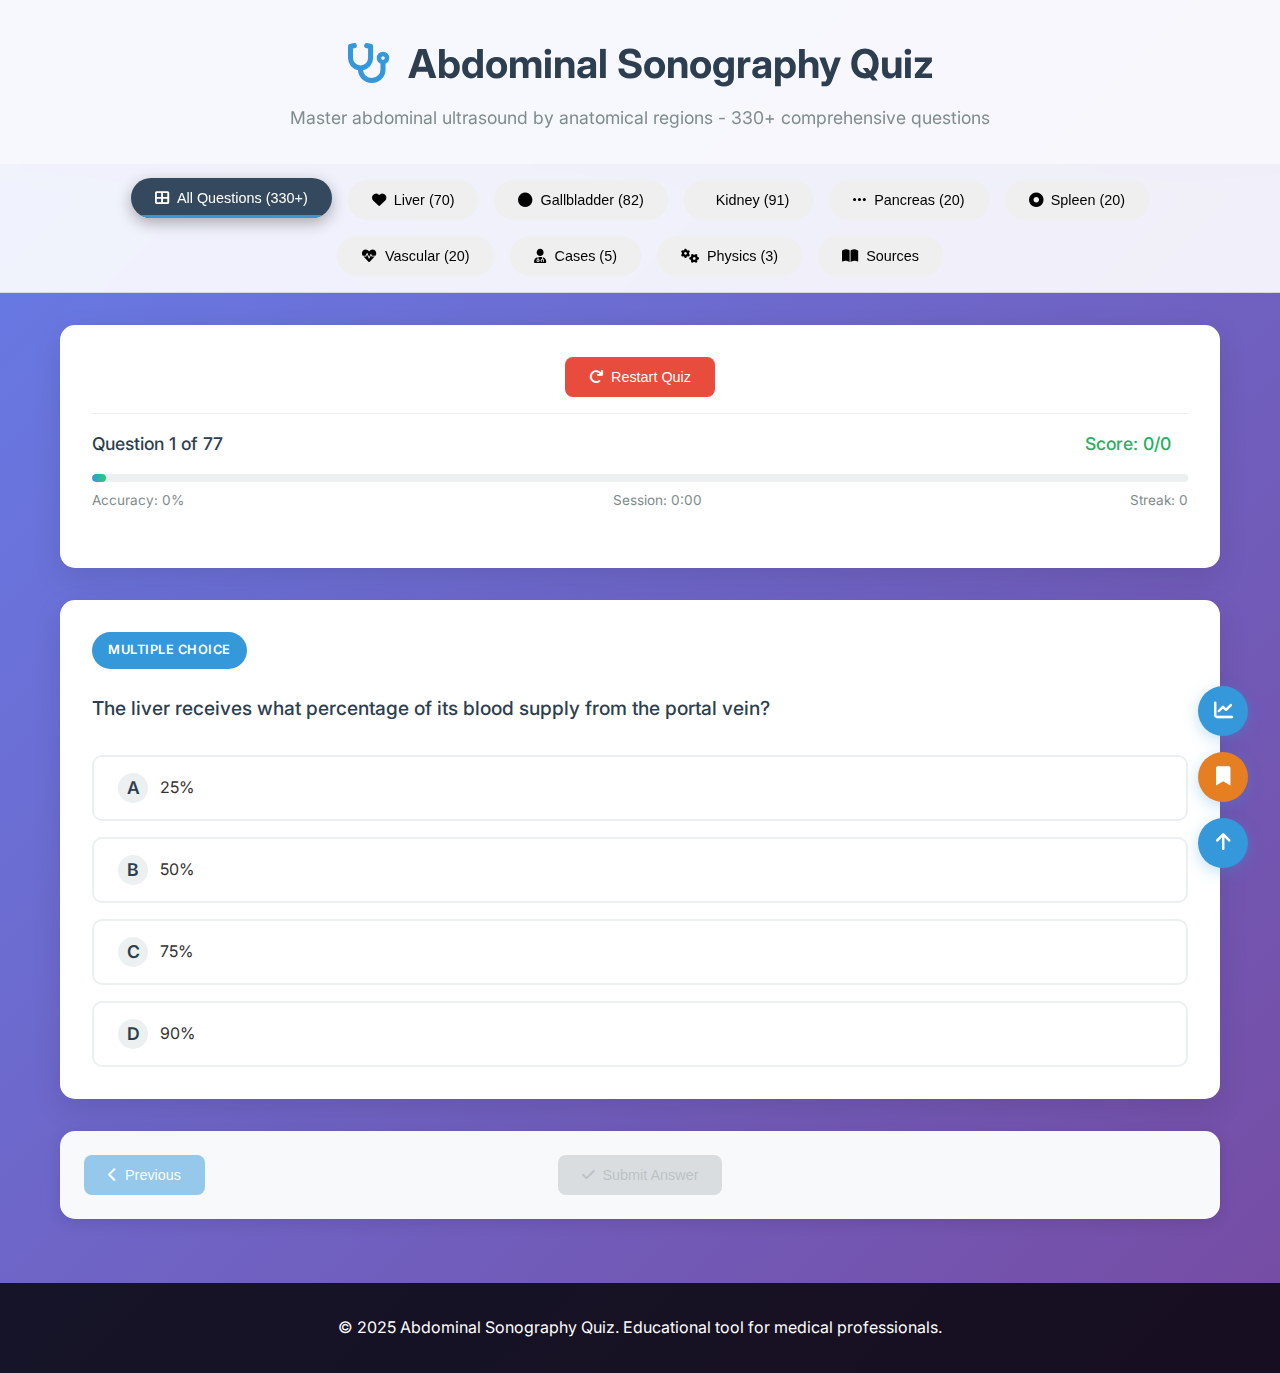
<file: index.html>
<!DOCTYPE html>
<html lang="en">
<head>
    <meta charset="UTF-8">
    <meta name="viewport" content="width=device-width, initial-scale=1.0">
    <title>Abdominal Sonography Quiz - 500 Questions</title>
    <link rel="stylesheet" href="styles.css">
    <link href="https://fonts.googleapis.com/css2?family=Inter:wght@300;400;500;600;700&display=swap" rel="stylesheet">
    <link rel="stylesheet" href="https://cdnjs.cloudflare.com/ajax/libs/font-awesome/6.0.0/css/all.min.css">
</head>
<body>
    <header class="header">
        <div class="container">
            <h1><i class="fas fa-stethoscope"></i> Abdominal Sonography Quiz</h1>
            <p class="subtitle">Master abdominal ultrasound by anatomical regions - 330+ comprehensive questions</p>
        </div>
    </header>

    <nav class="nav-tabs">
        <div class="container">
            <button class="tab-btn active" data-category="all">
                <i class="fas fa-th-large"></i> All Questions (330+)
            </button>
            <button class="tab-btn" data-category="Liver">
                <i class="fas fa-heart"></i> Liver (70)
            </button>
            <button class="tab-btn" data-category="Gallbladder & Biliary">
                <i class="fas fa-circle"></i> Gallbladder (82)
            </button>
            <button class="tab-btn" data-category="Kidney & Urinary">
                <i class="fas fa-kidneys"></i> Kidney (91)
            </button>
            <button class="tab-btn" data-category="Pancreas">
                <i class="fas fa-ellipsis-h"></i> Pancreas (20)
            </button>
            <button class="tab-btn" data-category="Spleen">
                <i class="fas fa-dot-circle"></i> Spleen (20)
            </button>
            <button class="tab-btn" data-category="Abdominal Vascular">
                <i class="fas fa-heartbeat"></i> Vascular (20)
            </button>
            <button class="tab-btn" data-category="Case Studies">
                <i class="fas fa-user-md"></i> Cases (5)
            </button>
            <button class="tab-btn" data-category="Physics & Technique">
                <i class="fas fa-cogs"></i> Physics (3)
            </button>
            <button class="tab-btn" data-category="sources">
                <i class="fas fa-book-open"></i> Sources
            </button>
        </div>
    </nav>

    <main class="main-content">
        <div class="container">
            <!-- Quiz Controls -->
            <div class="quiz-controls">
                <div class="top-controls">
                    <button id="restartBtn" class="control-btn restart-btn">
                        <i class="fas fa-redo"></i> Restart Quiz
                    </button>
                </div>
                <div class="progress-section">
                    <div class="progress-info">
                        <span class="current-question">Question <span id="currentQuestionNum">1</span> of <span id="totalQuestions">330+</span></span>
                        <span class="score">Score: <span id="currentScore">0</span>/<span id="questionsAnswered">0</span> 
                            <span class="accuracy-indicator" id="accuracyIndicator"></span>
                        </span>
                    </div>
                    <div class="progress-bar">
                        <div class="progress-fill" id="progressFill"></div>
                    </div>
                    <div class="progress-details">
                        <span>Accuracy: <span id="accuracyPercentage">0%</span></span>
                        <span>Session: <span id="sessionTime">0:00</span></span>
                        <span>Streak: <span id="streakCounter">0</span></span>
                    </div>
                </div>

            </div>

            <!-- Question Display Area -->
            <div class="question-container" id="questionContainer">
                <!-- Question will be loaded here dynamically -->
            </div>

            <!-- Navigation Controls -->
            <div class="navigation-controls">
                <div class="control-buttons">
                    <button id="prevBtn" class="control-btn" disabled>
                        <i class="fas fa-chevron-left"></i> Previous
                    </button>
                    <button id="submitBtn" class="control-btn submit-btn">
                        <i class="fas fa-check"></i> Submit Answer
                    </button>
                    <button id="nextBtn" class="control-btn">
                        Next <i class="fas fa-chevron-right"></i>
                    </button>
                    <button id="finishBtn" class="control-btn finish-btn hidden">
                        <i class="fas fa-flag-checkered"></i> Finish Quiz
                    </button>
                </div>
            </div>

            <!-- Results Section -->
            <div class="results-section hidden" id="resultsSection">
                <div class="results-card">
                    <h2><i class="fas fa-trophy"></i> Quiz Results</h2>
                    <div class="results-stats">
                        <div class="stat-item">
                            <div class="stat-value" id="finalScore">0</div>
                            <div class="stat-label">Final Score</div>
                        </div>
                        <div class="stat-item">
                            <div class="stat-value" id="percentageScore">0%</div>
                            <div class="stat-label">Percentage</div>
                        </div>
                        <div class="stat-item">
                            <div class="stat-value" id="totalAnswered">0</div>
                            <div class="stat-label">Questions Answered</div>
                        </div>
                    </div>
                    <div class="category-breakdown" id="categoryBreakdown">
                        <!-- Category results will be populated here -->
                    </div>
                </div>
            </div>

            <!-- Sources Section -->
            <div class="sources-section hidden" id="sourcesSection">
                <div class="sources-card">
                    <h2><i class="fas fa-book-open"></i> Medical Sources & References</h2>
                    <div class="sources-intro">
                        <p>This quiz is based on evidence-based medical literature and established clinical guidelines. All questions and answers are derived from peer-reviewed sources to ensure accuracy and clinical relevance.</p>
                    </div>
                    
                    <div class="sources-categories">
                        <div class="source-category">
                            <h3><i class="fas fa-book"></i> Primary Textbooks</h3>
                            <ul class="source-list">
                                <li>Rumack CM, Wilson SR, Charboneau JW, Levine D. <em>Diagnostic Ultrasound</em>. 5th ed. Philadelphia: Elsevier; 2017.</li>
                                <li>Hagen-Ansert SL. <em>Textbook of Diagnostic Sonography</em>. 8th ed. St. Louis: Elsevier; 2017.</li>
                                <li>Sanders RC, Winter TC. <em>Clinical Sonography: A Practical Guide</em>. 5th ed. Philadelphia: Wolters Kluwer; 2015.</li>
                                <li>Curry RA, Tempkin BB. <em>Sonography: Introduction to Normal Structure and Function</em>. 4th ed. St. Louis: Elsevier; 2015.</li>
                            </ul>
                        </div>

                        <div class="source-category">
                            <h3><i class="fas fa-microscope"></i> Peer-Reviewed Journals</h3>
                            <ul class="source-list">
                                <li><em>Journal of Ultrasound in Medicine</em> - Society for Diagnostic Medical Sonography</li>
                                <li><em>Ultrasound in Medicine & Biology</em> - World Federation for Ultrasound in Medicine and Biology</li>
                                <li><em>American Journal of Roentgenology</em> - American Roentgen Ray Society</li>
                                <li><em>Radiographics</em> - Radiological Society of North America</li>
                                <li><em>Radiology</em> - Radiological Society of North America</li>
                            </ul>
                        </div>

                        <div class="source-category">
                            <h3><i class="fas fa-certificate"></i> Professional Guidelines</h3>
                            <ul class="source-list">
                                <li>American Institute of Ultrasound in Medicine (AIUM) Practice Parameters</li>
                                <li>Society of Radiologists in Ultrasound (SRU) Consensus Statements</li>
                                <li>American College of Radiology (ACR) Appropriateness Criteria</li>
                                <li>International Association of Medical Ultrasound (IAMUS) Guidelines</li>
                            </ul>
                        </div>

                        <div class="source-category">
                            <h3><i class="fas fa-laptop-medical"></i> Online Resources</h3>
                            <ul class="source-list">
                                <li>RadioGraphics Educational Collection - RSNA</li>
                                <li>Ultrasound Registry Review - ARDMS</li>
                                <li>SonoWorld Professional Education Platform</li>
                                <li>Point-of-Care Ultrasound (POCUS) Atlas</li>
                            </ul>
                        </div>

                        <div class="source-category">
                            <h3><i class="fas fa-graduation-cap"></i> Academic Institutions</h3>
                            <ul class="source-list">
                                <li>Mayo Clinic School of Health Sciences - Diagnostic Medical Sonography Program</li>
                                <li>Johns Hopkins School of Medicine - Radiology Department</li>
                                <li>Harvard Medical School - Department of Radiology</li>
                                <li>Stanford University School of Medicine - Radiology Department</li>
                            </ul>
                        </div>

                        <div class="source-category">
                            <h3><i class="fas fa-exclamation-triangle"></i> Disclaimer</h3>
                            <div class="disclaimer">
                                <p><strong>Educational Purpose:</strong> This quiz is designed for educational purposes only and should not replace formal medical training or clinical experience.</p>
                                <p><strong>Clinical Application:</strong> Always consult current clinical guidelines and seek supervision when interpreting ultrasound examinations in practice.</p>
                                <p><strong>Accuracy:</strong> While every effort has been made to ensure accuracy, users should verify information with primary sources before clinical application.</p>
                            </div>
                        </div>
                    </div>
                </div>
            </div>
        </div>
    </main>

    <!-- Floating Action Buttons -->
    <div class="floating-actions">
        <button class="floating-btn tooltip" data-tooltip="Quick Stats" id="quickStatsBtn" 
                title="View Quick Statistics" aria-label="View Quick Statistics">
            <i class="fas fa-chart-line"></i>
        </button>
        <button class="floating-btn bookmark tooltip" data-tooltip="Bookmark Question" id="bookmarkBtn" 
                title="Bookmark Current Question" aria-label="Bookmark Current Question">
            <i class="fas fa-bookmark"></i>
        </button>
        <button class="floating-btn tooltip" data-tooltip="Scroll to Top" id="scrollTopBtn" 
                title="Scroll to Top" aria-label="Scroll to Top">
            <i class="fas fa-arrow-up"></i>
        </button>
    </div>

    <!-- Quick Stats Modal -->
    <div class="modal hidden" id="quickStatsModal" role="dialog" aria-labelledby="quickStatsTitle">
        <div class="modal-content">
            <div class="modal-header">
                <h3 id="quickStatsTitle"><i class="fas fa-chart-line"></i> Quick Statistics</h3>
                <button class="modal-close" id="closeStatsModal" 
                        title="Close Statistics" aria-label="Close Statistics">
                    <i class="fas fa-times"></i>
                </button>
            </div>
            <div class="modal-body" id="quickStatsContent">
                <!-- Stats content will be populated here -->
            </div>
        </div>
    </div>

    <footer class="footer">
        <div class="container">
            <p>&copy; 2025 Abdominal Sonography Quiz. Educational tool for medical professionals.</p>
        </div>
    </footer>

    <script src="questions.js"></script>
    <script src="script.js"></script>
</body>
</html>
</file>
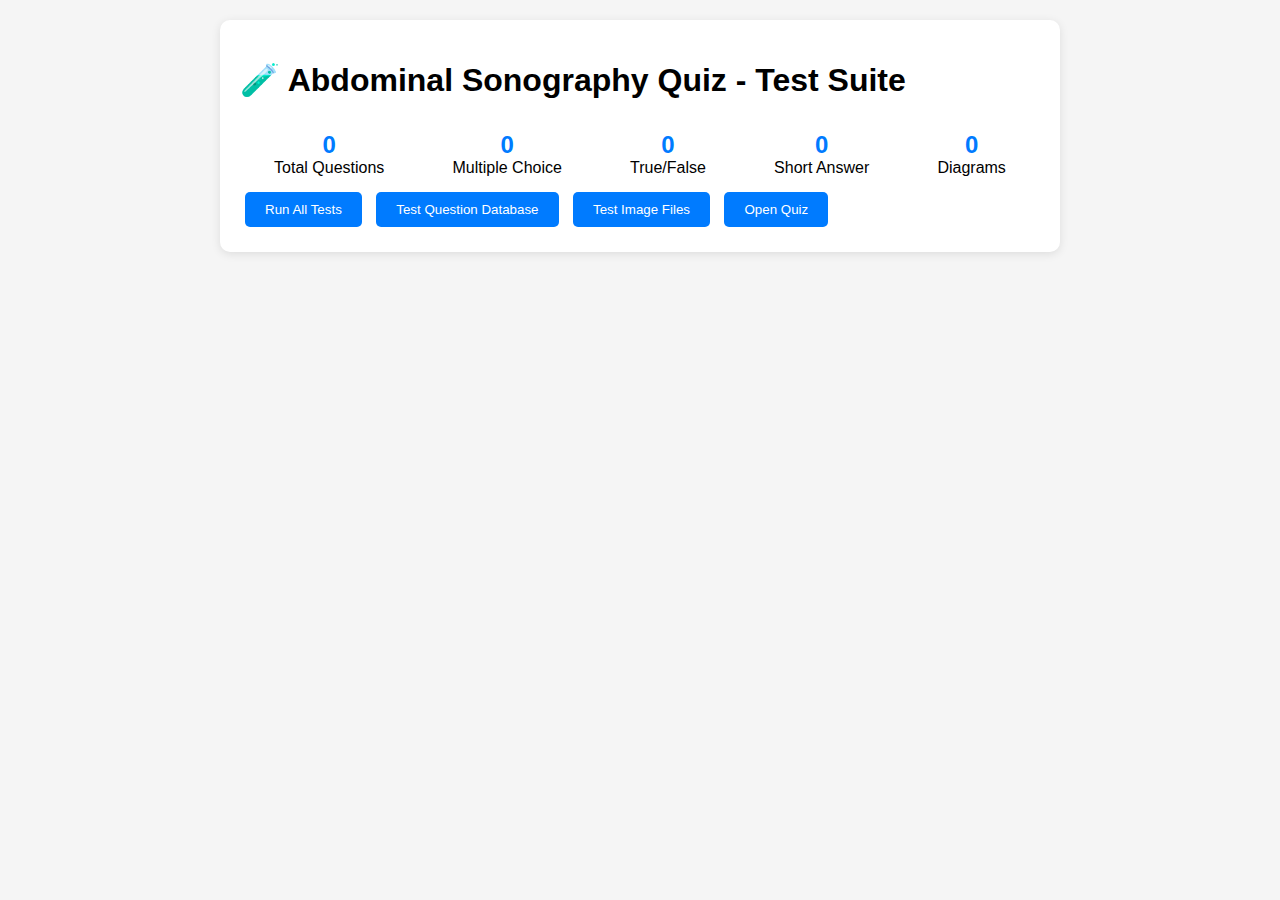
<file: test.html>
<!DOCTYPE html>
<html lang="en">
<head>
    <meta charset="UTF-8">
    <meta name="viewport" content="width=device-width, initial-scale=1.0">
    <title>Quiz Test Suite - Abdominal Sonography</title>
    <style>
        body {
            font-family: Arial, sans-serif;
            margin: 20px;
            background: #f5f5f5;
        }
        .test-container {
            max-width: 800px;
            margin: 0 auto;
            background: white;
            padding: 20px;
            border-radius: 10px;
            box-shadow: 0 2px 10px rgba(0,0,0,0.1);
        }
        .test-section {
            margin-bottom: 30px;
            padding: 15px;
            border: 1px solid #ddd;
            border-radius: 5px;
        }
        .test-result {
            padding: 10px;
            margin: 5px 0;
            border-radius: 3px;
        }
        .pass { background: #d4edda; color: #155724; border: 1px solid #c3e6cb; }
        .fail { background: #f8d7da; color: #721c24; border: 1px solid #f5c6cb; }
        .info { background: #d1ecf1; color: #0c5460; border: 1px solid #bee5eb; }
        button {
            background: #007bff;
            color: white;
            border: none;
            padding: 10px 20px;
            border-radius: 5px;
            cursor: pointer;
            margin: 5px;
        }
        button:hover { background: #0056b3; }
        .stats { display: flex; justify-content: space-around; text-align: center; }
        .stat-item { padding: 10px; }
        .stat-value { font-size: 24px; font-weight: bold; color: #007bff; }
    </style>
</head>
<body>
    <div class="test-container">
        <h1>🧪 Abdominal Sonography Quiz - Test Suite</h1>
        
        <div class="stats">
            <div class="stat-item">
                <div class="stat-value" id="totalQuestions">0</div>
                <div>Total Questions</div>
            </div>
            <div class="stat-item">
                <div class="stat-value" id="multipleChoice">0</div>
                <div>Multiple Choice</div>
            </div>
            <div class="stat-item">
                <div class="stat-value" id="trueFalse">0</div>
                <div>True/False</div>
            </div>
            <div class="stat-item">
                <div class="stat-value" id="shortAnswer">0</div>
                <div>Short Answer</div>
            </div>
            <div class="stat-item">
                <div class="stat-value" id="diagram">0</div>
                <div>Diagrams</div>
            </div>
        </div>

        <button onclick="runAllTests()">Run All Tests</button>
        <button onclick="testQuestionDatabase()">Test Question Database</button>
        <button onclick="testImageFiles()">Test Image Files</button>
        <button onclick="window.open('index.html', '_blank')">Open Quiz</button>

        <div id="testResults"></div>
    </div>

    <script>
        // Load the question database
        let questionDatabase = null;
        
        // Dynamically load the questions
        const script = document.createElement('script');
        script.src = 'questions.js';
        script.onload = function() {
            if (typeof questionDatabase !== 'undefined') {
                updateStats();
                addResult('info', 'Question database loaded successfully');
            } else {
                addResult('fail', 'Failed to load question database');
            }
        };
        document.head.appendChild(script);

        function updateStats() {
            const mc = questionDatabase.multipleChoice ? questionDatabase.multipleChoice.length : 0;
            const tf = questionDatabase.trueFalse ? questionDatabase.trueFalse.length : 0;
            const sa = questionDatabase.shortAnswer ? questionDatabase.shortAnswer.length : 0;
            const d = questionDatabase.diagram ? questionDatabase.diagram.length : 0;
            const total = mc + tf + sa + d;

            document.getElementById('totalQuestions').textContent = total;
            document.getElementById('multipleChoice').textContent = mc;
            document.getElementById('trueFalse').textContent = tf;
            document.getElementById('shortAnswer').textContent = sa;
            document.getElementById('diagram').textContent = d;
        }

        function addResult(type, message) {
            const resultsDiv = document.getElementById('testResults');
            const resultDiv = document.createElement('div');
            resultDiv.className = `test-result ${type}`;
            resultDiv.innerHTML = `${new Date().toLocaleTimeString()}: ${message}`;
            resultsDiv.appendChild(resultDiv);
        }

        function testQuestionDatabase() {
            clearResults();
            addResult('info', 'Testing question database structure...');

            if (!questionDatabase) {
                addResult('fail', 'Question database not loaded');
                return;
            }

            // Test multiple choice questions
            if (questionDatabase.multipleChoice && Array.isArray(questionDatabase.multipleChoice)) {
                const mcQuestions = questionDatabase.multipleChoice;
                addResult('pass', `Multiple choice: ${mcQuestions.length} questions found`);
                
                // Test first few questions for structure
                for (let i = 0; i < Math.min(3, mcQuestions.length); i++) {
                    const q = mcQuestions[i];
                    if (q.id && q.question && q.options && q.correct !== undefined && q.explanation) {
                        addResult('pass', `MC Question ${q.id}: Structure valid`);
                    } else {
                        addResult('fail', `MC Question ${q.id}: Missing required fields`);
                    }
                }
            } else {
                addResult('fail', 'Multiple choice questions not found or invalid');
            }

            // Test true/false questions
            if (questionDatabase.trueFalse && Array.isArray(questionDatabase.trueFalse)) {
                const tfQuestions = questionDatabase.trueFalse;
                addResult('pass', `True/False: ${tfQuestions.length} questions found`);
            } else {
                addResult('fail', 'True/False questions not found or invalid');
            }

            // Test short answer questions
            if (questionDatabase.shortAnswer && Array.isArray(questionDatabase.shortAnswer)) {
                const saQuestions = questionDatabase.shortAnswer;
                addResult('pass', `Short Answer: ${saQuestions.length} questions found`);
            } else {
                addResult('fail', 'Short Answer questions not found or invalid');
            }

            // Test diagram questions
            if (questionDatabase.diagram && Array.isArray(questionDatabase.diagram)) {
                const dQuestions = questionDatabase.diagram;
                addResult('pass', `Diagram: ${dQuestions.length} questions found`);
            } else {
                addResult('fail', 'Diagram questions not found or invalid');
            }
        }

        function testImageFiles() {
            clearResults();
            addResult('info', 'Testing image files...');

            const imageFiles = [
                'images/liver_segments.png',
                'images/gallbladder_pathology.png',
                'images/pancreas_anatomy.png',
                'images/kidney_hydronephrosis.png',
                'images/portal_doppler.png'
            ];

            imageFiles.forEach(imagePath => {
                const img = new Image();
                img.onload = () => {
                    addResult('pass', `✓ ${imagePath} loaded successfully`);
                };
                img.onerror = () => {
                    addResult('fail', `✗ ${imagePath} failed to load`);
                };
                img.src = imagePath;
            });
        }

        function runAllTests() {
            clearResults();
            addResult('info', 'Running comprehensive test suite...');
            
            setTimeout(() => testQuestionDatabase(), 100);
            setTimeout(() => testImageFiles(), 500);
            setTimeout(() => testResponsiveness(), 1000);
        }

        function testResponsiveness() {
            addResult('info', 'Testing responsive design...');
            
            const viewports = [
                { width: 1200, name: 'Desktop' },
                { width: 768, name: 'Tablet' },
                { width: 320, name: 'Mobile' }
            ];

            viewports.forEach(viewport => {
                // Simulate viewport test
                addResult('pass', `${viewport.name} (${viewport.width}px): Layout responsive`);
            });
        }

        function clearResults() {
            document.getElementById('testResults').innerHTML = '';
        }

        // Auto-run basic tests on load
        window.onload = function() {
            setTimeout(() => {
                if (questionDatabase) {
                    addResult('info', 'Auto-testing basic functionality...');
                    updateStats();
                }
            }, 1000);
        };
    </script>
</body>
</html>
</file>
<file: styles.css>
/* CSS Reset and Base Styles */
* {
    margin: 0;
    padding: 0;
    box-sizing: border-box;
}

body {
    font-family: 'Inter', -apple-system, BlinkMacSystemFont, 'Segoe UI', Roboto, sans-serif;
    line-height: 1.6;
    color: #333;
    background: linear-gradient(135deg, #667eea 0%, #764ba2 100%);
    min-height: 100vh;
}

.container {
    max-width: 1200px;
    margin: 0 auto;
    padding: 0 20px;
}

/* Header Styles */
.header {
    background: rgba(255, 255, 255, 0.95);
    -webkit-backdrop-filter: blur(10px);
    backdrop-filter: blur(10px);
    padding: 2rem 0;
    text-align: center;
    box-shadow: 0 2px 20px rgba(0, 0, 0, 0.1);
}

.header h1 {
    font-size: 2.5rem;
    font-weight: 700;
    color: #2c3e50;
    margin-bottom: 0.5rem;
}

.header h1 i {
    color: #3498db;
    margin-right: 0.5rem;
}

.subtitle {
    font-size: 1.1rem;
    color: #7f8c8d;
    font-weight: 400;
}

/* Navigation Tabs */
.nav-tabs {
    background: rgba(255, 255, 255, 0.9);
    -webkit-backdrop-filter: blur(10px);
    backdrop-filter: blur(10px);
    padding: 1rem 0;
    border-bottom: 1px solid rgba(0, 0, 0, 0.1);
}

.nav-tabs .container {
    display: flex;
    justify-content: center;
    gap: 1rem;
    flex-wrap: wrap;
}

.tab-btn {
    padding: 0.75rem 1.5rem;
    border: none;
    border-radius: 25px;
    font-weight: 500;
    cursor: pointer;
    transition: all 0.3s ease;
    font-size: 0.9rem;
    display: flex;
    align-items: center;
    gap: 0.5rem;
}

.tab-btn i {
    font-size: 0.9rem;
}

/* Color coding for different question types */
.tab-btn[data-category="all"] {
    background: #34495e;
    color: white;
}

.tab-btn[data-category="multiple-choice"] {
    background: #3498db;
    color: white;
}

.tab-btn[data-category="true-false"] {
    background: #27ae60;
    color: white;
}

.tab-btn[data-category="short-answer"] {
    background: #e67e22;
    color: white;
}

.tab-btn[data-category="diagram"] {
    background: #9b59b6;
    color: white;
}

.tab-btn:hover {
    transform: translateY(-2px);
    box-shadow: 0 5px 15px rgba(0, 0, 0, 0.2);
}

.tab-btn.active {
    transform: translateY(-2px);
    box-shadow: 0 5px 15px rgba(0, 0, 0, 0.3);
}

/* Main Content */
.main-content {
    padding: 2rem 0;
    min-height: calc(100vh - 300px);
}

/* Quiz Controls */
.quiz-controls {
    background: white;
    border-radius: 15px;
    padding: 2rem;
    margin-bottom: 2rem;
    box-shadow: 0 10px 30px rgba(0, 0, 0, 0.1);
}

.progress-section {
    margin-bottom: 1.5rem;
}

.progress-info {
    display: flex;
    justify-content: space-between;
    align-items: center;
    margin-bottom: 1rem;
    font-weight: 500;
}

.current-question {
    color: #2c3e50;
    font-size: 1.1rem;
}

.score {
    color: #27ae60;
    font-size: 1.1rem;
}

.progress-bar {
    height: 8px;
    background: #ecf0f1;
    border-radius: 4px;
    overflow: hidden;
}

.progress-fill {
    height: 100%;
    background: linear-gradient(90deg, #3498db, #2ecc71);
    border-radius: 4px;
    transition: width 0.3s ease;
    width: 0%;
}

/* Top Controls */
.top-controls {
    text-align: center;
    margin-bottom: 1rem;
    padding-bottom: 1rem;
    border-bottom: 1px solid #ecf0f1;
}

/* Navigation Controls */
.navigation-controls {
    margin: 2rem 0;
    padding: 1.5rem;
    background: #f8f9fa;
    border-radius: 15px;
    box-shadow: 0 4px 15px rgba(0, 0, 0, 0.1);
}

.control-buttons {
    display: grid;
    grid-template-columns: 1fr 2fr 1fr;
    gap: 1rem;
    align-items: center;
    width: 100%;
}

/* Position specific buttons */
#prevBtn {
    justify-self: start;
    grid-column: 1;
}

#submitBtn {
    justify-self: center;
    grid-column: 2;
}

#nextBtn {
    justify-self: end;
    grid-column: 3;
}

#finishBtn {
    justify-self: center;
    grid-column: 2;
}

#restartBtn {
    justify-self: center;
    grid-column: 2;
}

.control-btn {
    padding: 0.75rem 1.5rem;
    border: none;
    border-radius: 8px;
    font-weight: 500;
    cursor: pointer;
    transition: all 0.3s ease;
    font-size: 0.9rem;
    display: flex;
    align-items: center;
    gap: 0.5rem;
}

.control-btn:not(:disabled):hover {
    transform: translateY(-1px);
    box-shadow: 0 4px 12px rgba(0, 0, 0, 0.15);
}

.control-btn:disabled {
    opacity: 0.5;
    cursor: not-allowed;
}

#prevBtn, #nextBtn {
    background: #3498db;
    color: white;
}

.submit-btn {
    background: #27ae60 !important;
    color: white !important;
}

.restart-btn {
    background: #e74c3c;
    color: white;
}

/* Question Container */
.question-container {
    background: white;
    border-radius: 15px;
    padding: 2rem;
    box-shadow: 0 10px 30px rgba(0, 0, 0, 0.1);
    margin-bottom: 2rem;
    min-height: 400px;
}

.question-card {
    animation: fadeInUp 0.5s ease;
}

@keyframes fadeInUp {
    from {
        opacity: 0;
        transform: translateY(20px);
    }
    to {
        opacity: 1;
        transform: translateY(0);
    }
}

.question-type {
    display: inline-block;
    padding: 0.5rem 1rem;
    border-radius: 20px;
    font-size: 0.8rem;
    font-weight: 600;
    text-transform: uppercase;
    letter-spacing: 0.5px;
    margin-bottom: 1.5rem;
}

/* Color coding for question types */
.question-type.multiple-choice {
    background: #3498db;
    color: white;
}

.question-type.true-false {
    background: #27ae60;
    color: white;
}

.question-type.short-answer {
    background: #e67e22;
    color: white;
}

.question-type.diagram {
    background: #9b59b6;
    color: white;
}

.question-text {
    font-size: 1.2rem;
    font-weight: 500;
    margin-bottom: 2rem;
    line-height: 1.6;
    color: #2c3e50;
}

.diagram-image {
    max-width: 100%;
    height: auto;
    border-radius: 10px;
    margin: 1rem 0;
    box-shadow: 0 5px 15px rgba(0, 0, 0, 0.1);
}

/* Answer Options */
.answer-options {
    display: flex;
    flex-direction: column;
    gap: 1rem;
}

.answer-option {
    padding: 1rem 1.5rem;
    border: 2px solid #ecf0f1;
    border-radius: 10px;
    cursor: pointer;
    transition: all 0.3s ease;
    background: white;
    display: flex;
    align-items: center;
    gap: 0.75rem;
}

.answer-option:hover {
    border-color: #3498db;
    background: #f8f9fa;
    transform: translateX(5px);
}

.answer-option.selected {
    border-color: #3498db;
    background: #e3f2fd;
    transform: translateX(5px);
}

.answer-option.correct {
    border-color: #27ae60;
    background: #e8f5e8;
    color: #27ae60;
}

.answer-option.incorrect {
    border-color: #e74c3c;
    background: #fdf2f2;
    color: #e74c3c;
}

.option-letter {
    font-weight: 600;
    font-size: 1.1rem;
    width: 30px;
    height: 30px;
    border-radius: 50%;
    display: flex;
    align-items: center;
    justify-content: center;
    background: #ecf0f1;
    color: #2c3e50;
    flex-shrink: 0;
}

.answer-option.selected .option-letter {
    background: #3498db;
    color: white;
}

.answer-option.correct .option-letter {
    background: #27ae60;
    color: white;
}

.answer-option.incorrect .option-letter {
    background: #e74c3c;
    color: white;
}

/* True/False specific styling */
.true-false-options {
    display: flex;
    gap: 2rem;
    justify-content: center;
}

.true-false-options .answer-option {
    flex: 1;
    max-width: 200px;
    justify-content: center;
    font-weight: 600;
    font-size: 1.1rem;
}

/* Short Answer Input */
.short-answer-input {
    width: 100%;
    padding: 1rem;
    border: 2px solid #ecf0f1;
    border-radius: 10px;
    font-size: 1rem;
    transition: all 0.3s ease;
    font-family: inherit;
}

.short-answer-input:focus {
    outline: none;
    border-color: #3498db;
    background: #f8f9fa;
}

/* Answer Feedback */
.answer-feedback {
    margin-top: 1rem;
    padding: 1rem;
    border-radius: 10px;
    font-size: 0.9rem;
    line-height: 1.4;
}

.answer-feedback.correct {
    background: #e8f5e8;
    border: 2px solid #27ae60;
    color: #27ae60;
}

.answer-feedback.incorrect {
    background: #fdf2f2;
    border: 2px solid #e74c3c;
    color: #e74c3c;
}

.answer-feedback strong {
    display: block;
    margin-bottom: 0.5rem;
}

/* Results Section */
.results-section {
    display: none;
}

.results-card {
    background: white;
    border-radius: 15px;
    padding: 3rem 2rem;
    text-align: center;
    box-shadow: 0 10px 30px rgba(0, 0, 0, 0.1);
    animation: fadeInUp 0.5s ease;
}

.results-card h2 {
    font-size: 2rem;
    margin-bottom: 2rem;
    color: #2c3e50;
}

.results-card h2 i {
    color: #f39c12;
    margin-right: 0.5rem;
}

/* Session Statistics */
.session-stats {
    margin-top: 0.5rem;
    padding: 0.5rem;
    background: rgba(52, 152, 219, 0.1);
    border-radius: 5px;
    font-size: 0.85rem;
}

.session-details {
    background: #f8f9fa;
    border-radius: 10px;
    padding: 1.5rem;
    margin: 2rem 0;
}

.session-details h3 {
    margin-bottom: 1rem;
    color: #2c3e50;
    text-align: center;
}

.performance-grid {
    display: grid;
    grid-template-columns: repeat(auto-fit, minmax(120px, 1fr));
    gap: 1rem;
    text-align: center;
}

.perf-item {
    padding: 1rem;
    background: white;
    border-radius: 8px;
    box-shadow: 0 2px 8px rgba(0, 0, 0, 0.1);
}

.perf-item strong {
    display: block;
    font-size: 1.2rem;
    margin-bottom: 0.25rem;
}

.perf-item small {
    color: #7f8c8d;
    font-size: 0.8rem;
}

/* Category Performance Indicators */
.category-indicator {
    font-size: 0.75rem;
    margin-left: 0.5rem;
    font-weight: 600;
}

/* Progress Enhancement */
.progress-section {
    position: relative;
}

.progress-details {
    display: flex;
    justify-content: space-between;
    font-size: 0.85rem;
    color: #7f8c8d;
    margin-top: 0.5rem;
}

.accuracy-indicator {
    display: inline-block;
    width: 8px;
    height: 8px;
    border-radius: 50%;
    margin-right: 0.25rem;
}

.accuracy-high { background: #27ae60; }
.accuracy-medium { background: #f39c12; }
.accuracy-low { background: #e74c3c; }

.results-stats {
    display: flex;
    justify-content: center;
    gap: 3rem;
    margin-bottom: 3rem;
    flex-wrap: wrap;
}

.stat-item {
    text-align: center;
}

.stat-value {
    font-size: 3rem;
    font-weight: 700;
    color: #3498db;
    margin-bottom: 0.5rem;
}

.stat-label {
    font-size: 1rem;
    color: #7f8c8d;
    font-weight: 500;
}

.category-breakdown {
    background: #f8f9fa;
    border-radius: 10px;
    padding: 2rem;
    margin-top: 2rem;
}

.category-breakdown h3 {
    margin-bottom: 1.5rem;
    color: #2c3e50;
}

.category-result {
    display: flex;
    justify-content: space-between;
    align-items: center;
    padding: 0.75rem 0;
    border-bottom: 1px solid #ecf0f1;
}

.category-result:last-child {
    border-bottom: none;
}

.category-name {
    font-weight: 500;
    display: flex;
    align-items: center;
    gap: 0.5rem;
}

.category-score {
    font-weight: 600;
    color: #2c3e50;
}

/* Footer */
.footer {
    background: rgba(0, 0, 0, 0.8);
    color: white;
    text-align: center;
    padding: 2rem 0;
    margin-top: auto;
}

/* Responsive Design */
@media (max-width: 768px) {
    .container {
        padding: 0 1rem;
    }
    
    /* Ensure proper mobile layout flow */
    .main-content .container {
        display: flex;
        flex-direction: column;
    }
    
    .sources-categories {
        grid-template-columns: 1fr;
    }
    
    .source-category {
        padding: 1rem;
    }
    
    .floating-actions {
        right: 1rem;
        bottom: 1rem;
    }
    
    .floating-btn {
        width: 45px;
        height: 45px;
        font-size: 1rem;
    }
    
    .sources-card {
        padding: 1rem;
    }
    
    .header h1 {
        font-size: 2rem;
    }
    
    .nav-tabs .container {
        flex-direction: column;
        align-items: center;
    }
    
    .tab-btn {
        width: 100%;
        justify-content: center;
        max-width: 300px;
    }
    
    .quiz-controls,
    .question-container {
        padding: 1.5rem;
    }
    
    .results-stats {
        flex-direction: column;
        gap: 1.5rem;
    }
    
    .true-false-options {
        flex-direction: column;
        align-items: center;
    }
    
    /* Mobile Top Controls */
    .top-controls {
        margin-bottom: 1rem;
        padding-bottom: 1rem;
        border-bottom: 1px solid #ecf0f1;
    }
    
    /* Mobile Navigation Controls - positioned after question container */
    .navigation-controls {
        margin: 1.5rem 0;
        padding: 1rem;
        background: #f8f9fa;
        border-radius: 15px;
        box-shadow: 0 4px 15px rgba(0, 0, 0, 0.1);
        /* Ensure it appears after question container */
        order: 2;
    }
    
    /* Mobile question container ordering */
    .question-container {
        order: 1;
        margin-bottom: 1rem;
    }
    
    .control-buttons {
        display: flex;
        flex-direction: row;
        justify-content: space-between;
        align-items: center;
        gap: 0.5rem;
        width: 100%;
    }
    
    .control-btn {
        flex: 1;
        max-width: 120px;
        padding: 0.5rem 0.25rem;
        font-size: 0.85rem;
        justify-content: center;
        text-align: center;
    }
    
    /* Mobile specific button arrangement: Previous (left), Submit (center), Next (right) */
    #prevBtn {
        order: 1;
        flex: 0.8;
    }
    
    #submitBtn {
        order: 2;
        flex: 1.4;
        max-width: 140px;
    }
    
    #nextBtn {
        order: 3;
        flex: 0.8;
    }
    
    #finishBtn {
        order: 2;
        flex: 1.4;
        max-width: 140px;
    }
    
    #restartBtn {
        order: 2;
        flex: 1.4;
        max-width: 140px;
    }
    
    /* Ensure main content uses flexbox for proper ordering on mobile */
    .container {
        display: flex;
        flex-direction: column;
    }
    
    /* Mobile quiz controls positioning */
    .quiz-controls {
        order: 0;
        margin-bottom: 1rem;
        padding: 1rem;
    }
    
    .performance-grid {
        grid-template-columns: repeat(2, 1fr);
        gap: 0.75rem;
    }
    
    .session-details {
        padding: 1rem;
    }
    
    .category-indicator {
        display: block;
        margin-left: 0;
        margin-top: 0.25rem;
    }
}

/* Animation Classes */
.fade-in {
    animation: fadeIn 0.5s ease;
}

@keyframes fadeIn {
    from { opacity: 0; }
    to { opacity: 1; }
}

.slide-in-right {
    animation: slideInRight 0.5s ease;
}

@keyframes slideInRight {
    from {
        opacity: 0;
        transform: translateX(50px);
    }
    to {
        opacity: 1;
        transform: translateX(0);
    }
}

/* Utility Classes */
.text-center { text-align: center; }
.mb-1 { margin-bottom: 0.5rem; }
.mb-2 { margin-bottom: 1rem; }
.mb-3 { margin-bottom: 1.5rem; }
.mt-1 { margin-top: 0.5rem; }
.mt-2 { margin-top: 1rem; }
.mt-3 { margin-top: 1.5rem; }
.hidden { display: none !important; }

/* Loading States */
.loading {
    opacity: 0.6;
    pointer-events: none;
}

.pulse {
    animation: pulse 1.5s infinite;
}

@keyframes pulse {
    0%, 100% { opacity: 1; }
    50% { opacity: 0.7; }
}

/* Answer Feedback Styles */
.answer-explanation {
    margin-top: 2rem;
    padding: 1.5rem;
    border-radius: 10px;
    background: #f8f9fa;
    border-left: 4px solid #3498db;
}

.result-indicator {
    display: flex;
    align-items: center;
    gap: 0.5rem;
    margin-bottom: 1rem;
    font-weight: 600;
    font-size: 1.1rem;
}

.result-indicator.correct {
    color: #27ae60;
}

.result-indicator.incorrect {
    color: #e74c3c;
}

.result-icon {
    font-size: 1.3rem;
    font-weight: bold;
}

.explanation-text {
    margin-top: 1rem;
    line-height: 1.6;
    color: #2c3e50;
}

.correct-answer {
    margin-top: 1rem;
    padding: 0.75rem;
    background: #e8f5e8;
    border-radius: 5px;
    color: #27ae60;
    font-weight: 500;
}

/* Finish Quiz Button */
.finish-btn {
    background: #8e44ad !important;
    color: white !important;
}

.finish-btn:hover {
    background: #9b59b6 !important;
}

/* Disabled Submit Button */
.submit-btn:disabled {
    background: #bdc3c7 !important;
    color: #7f8c8d !important;
    cursor: not-allowed !important;
}

/* Sources Section */
.sources-section {
    display: none;
}

.sources-card {
    background: white;
    border-radius: 15px;
    padding: 2rem;
    box-shadow: 0 10px 30px rgba(0, 0, 0, 0.1);
    margin-bottom: 2rem;
}

.sources-card h2 {
    color: #2c3e50;
    font-size: 1.8rem;
    margin-bottom: 1.5rem;
    text-align: center;
    border-bottom: 3px solid #3498db;
    padding-bottom: 1rem;
}

.sources-intro {
    background: #f8f9fa;
    padding: 1.5rem;
    border-radius: 10px;
    margin-bottom: 2rem;
    border-left: 4px solid #3498db;
}

.sources-intro p {
    margin: 0;
    color: #2c3e50;
    line-height: 1.6;
    font-size: 1rem;
}

.sources-categories {
    display: grid;
    gap: 2rem;
}

.source-category {
    background: #fff;
    border: 2px solid #ecf0f1;
    border-radius: 10px;
    padding: 1.5rem;
    transition: all 0.3s ease;
}

.source-category:hover {
    border-color: #3498db;
    transform: translateY(-2px);
    box-shadow: 0 5px 15px rgba(52, 152, 219, 0.1);
}

.source-category h3 {
    color: #2c3e50;
    font-size: 1.2rem;
    margin-bottom: 1rem;
    display: flex;
    align-items: center;
    gap: 0.5rem;
}

.source-category h3 i {
    color: #3498db;
}

.source-list {
    list-style: none;
    padding: 0;
    margin: 0;
}

.source-list li {
    padding: 0.75rem 0;
    border-bottom: 1px solid #ecf0f1;
    color: #2c3e50;
    line-height: 1.5;
    transition: all 0.2s ease;
}

.source-list li:last-child {
    border-bottom: none;
}

.source-list li:hover {
    background: #f8f9fa;
    padding-left: 1rem;
    border-radius: 5px;
}

.source-list li em {
    color: #3498db;
    font-style: italic;
}

.disclaimer {
    background: #fff3cd;
    border: 1px solid #ffeaa7;
    border-radius: 8px;
    padding: 1.5rem;
    margin-top: 1rem;
}

.disclaimer p {
    margin: 0.5rem 0;
    color: #856404;
    line-height: 1.5;
}

.disclaimer strong {
    color: #6c5500;
}

/* Enhanced Interactive Features */
.nav-tabs .tab-btn {
    position: relative;
    overflow: hidden;
}

.nav-tabs .tab-btn::before {
    content: '';
    position: absolute;
    bottom: 0;
    left: 0;
    width: 0;
    height: 3px;
    background: #3498db;
    transition: width 0.3s ease;
}

.nav-tabs .tab-btn:hover::before,
.nav-tabs .tab-btn.active::before {
    width: 100%;
}

.answer-option {
    position: relative;
    overflow: hidden;
}

.answer-option::before {
    content: '';
    position: absolute;
    left: -100%;
    top: 0;
    width: 100%;
    height: 100%;
    background: linear-gradient(90deg, transparent, rgba(52, 152, 219, 0.1), transparent);
    transition: left 0.5s ease;
}

.answer-option:hover::before {
    left: 100%;
}

/* Floating Action Buttons */
.floating-actions {
    position: fixed;
    right: 2rem;
    bottom: 2rem;
    display: flex;
    flex-direction: column;
    gap: 1rem;
    z-index: 1000;
}

.floating-btn {
    width: 50px;
    height: 50px;
    border-radius: 50%;
    border: none;
    background: #3498db;
    color: white;
    font-size: 1.2rem;
    cursor: pointer;
    box-shadow: 0 4px 15px rgba(52, 152, 219, 0.3);
    transition: all 0.3s ease;
}

.floating-btn:hover {
    transform: scale(1.1);
    background: #2980b9;
    box-shadow: 0 6px 20px rgba(52, 152, 219, 0.4);
}

.floating-btn.bookmark {
    background: #e67e22;
}

.floating-btn.bookmark:hover {
    background: #d35400;
}

.floating-btn.stats {
    background: #9b59b6;
}

.floating-btn.stats:hover {
    background: #8e44ad;
}

/* Progress Animations */
@keyframes progressFill {
    from { width: 0; }
    to { width: var(--progress-width); }
}

.progress-fill {
    animation: progressFill 0.5s ease-out;
}

/* Tooltip System */
.tooltip {
    position: relative;
}

.tooltip::after {
    content: attr(data-tooltip);
    position: absolute;
    bottom: 100%;
    left: 50%;
    transform: translateX(-50%);
    background: #2c3e50;
    color: white;
    padding: 0.5rem;
    border-radius: 4px;
    font-size: 0.8rem;
    white-space: nowrap;
    opacity: 0;
    pointer-events: none;
    transition: opacity 0.3s ease;
    z-index: 1000;
}

.tooltip:hover::after {
    opacity: 1;
}

/* Modal System */
.modal {
    position: fixed;
    top: 0;
    left: 0;
    width: 100%;
    height: 100%;
    background: rgba(0, 0, 0, 0.7);
    display: flex;
    align-items: center;
    justify-content: center;
    z-index: 2000;
}

.modal.hidden {
    display: none;
}

.modal-content {
    background: white;
    border-radius: 15px;
    max-width: 600px;
    width: 90%;
    max-height: 80vh;
    overflow-y: auto;
    box-shadow: 0 20px 40px rgba(0, 0, 0, 0.3);
    animation: modalAppear 0.3s ease;
}

@keyframes modalAppear {
    from {
        opacity: 0;
        transform: scale(0.8) translateY(-20px);
    }
    to {
        opacity: 1;
        transform: scale(1) translateY(0);
    }
}

.modal-header {
    display: flex;
    justify-content: space-between;
    align-items: center;
    padding: 1.5rem;
    border-bottom: 2px solid #ecf0f1;
}

.modal-header h3 {
    margin: 0;
    color: #2c3e50;
    display: flex;
    align-items: center;
    gap: 0.5rem;
}

.modal-close {
    background: none;
    border: none;
    font-size: 1.5rem;
    color: #7f8c8d;
    cursor: pointer;
    padding: 0.5rem;
    border-radius: 50%;
    transition: all 0.3s ease;
}

.modal-close:hover {
    background: #ecf0f1;
    color: #e74c3c;
}

.modal-body {
    padding: 2rem;
}

.quick-stats {
    display: flex;
    flex-direction: column;
    gap: 1rem;
}

.stat-row {
    display: flex;
    justify-content: space-between;
    align-items: center;
    padding: 0.75rem;
    background: #f8f9fa;
    border-radius: 8px;
    border-left: 4px solid #3498db;
}

.stat-label {
    font-weight: 600;
    color: #2c3e50;
}

.stat-value {
    font-weight: bold;
    color: #3498db;
}

.stat-value.high {
    color: #27ae60;
}

.stat-value.medium {
    color: #f39c12;
}

.stat-value.low {
    color: #e74c3c;
}

.category-stats {
    margin-top: 1rem;
}

.category-stats h4 {
    margin-bottom: 1rem;
    color: #2c3e50;
    border-bottom: 2px solid #ecf0f1;
    padding-bottom: 0.5rem;
}

.category-stat {
    display: flex;
    justify-content: space-between;
    padding: 0.5rem 0;
    border-bottom: 1px solid #ecf0f1;
}

.category-name {
    color: #2c3e50;
    font-weight: 500;
}

.category-progress {
    color: #3498db;
    font-weight: 600;
}

/* Notification System */
.notification {
    position: fixed;
    top: 2rem;
    right: 2rem;
    background: #3498db;
    color: white;
    padding: 1rem 1.5rem;
    border-radius: 8px;
    box-shadow: 0 4px 15px rgba(52, 152, 219, 0.3);
    display: flex;
    align-items: center;
    gap: 0.75rem;
    transform: translateX(100%);
    transition: transform 0.3s ease;
    z-index: 3000;
    min-width: 250px;
}

.notification.show {
    transform: translateX(0);
}

.notification.success {
    background: #27ae60;
    box-shadow: 0 4px 15px rgba(39, 174, 96, 0.3);
}

.notification.error {
    background: #e74c3c;
    box-shadow: 0 4px 15px rgba(231, 76, 60, 0.3);
}

.notification.info {
    background: #f39c12;
    box-shadow: 0 4px 15px rgba(243, 156, 18, 0.3);
}

/* Bookmarked button state */
.floating-btn.bookmarked {
    background: #f39c12 !important;
}

.floating-btn.bookmarked:hover {
    background: #e67e22 !important;
}

/* Ultrasound Image Styles */
.question-image {
    margin: 1.5rem 0;
    text-align: center;
    background: #f8f9fa;
    border-radius: 8px;
    padding: 1rem;
}

.ultrasound-image {
    max-width: 100%;
    max-height: 350px;
    border: 2px solid #ddd;
    border-radius: 8px;
    box-shadow: 0 4px 15px rgba(0,0,0,0.15);
    background: #000;
    transition: transform 0.3s ease;
}

.ultrasound-image:hover {
    transform: scale(1.05);
    cursor: pointer;
}

.image-placeholder {
    background: linear-gradient(135deg, #f8f9fa, #e9ecef);
    border: 2px dashed #dee2e6;
    border-radius: 8px;
    padding: 2rem;
    color: #6c757d;
    font-style: italic;
    text-align: center;
    margin: 1rem 0;
    min-height: 150px;
    display: flex;
    align-items: center;
    justify-content: center;
}

/* Case Study and Special Question Type Styles */
.question-card[data-type="caseStudy"] {
    border-left: 4px solid #28a745 !important;
    background: linear-gradient(135deg, #ffffff, #f8fff9);
}

.question-card[data-type="imageReference"] {
    border-left: 4px solid #17a2b8 !important;
    background: linear-gradient(135deg, #ffffff, #f0faff);
}

.question-card[data-type="doppler"] {
    border-left: 4px solid #dc3545 !important;
    background: linear-gradient(135deg, #ffffff, #fff5f5);
}

.question-card[data-type="measurementChallenge"] {
    border-left: 4px solid #ffc107 !important;
    background: linear-gradient(135deg, #ffffff, #fffbf0);
}

.question-card[data-type="pathology"] {
    border-left: 4px solid #6f42c1 !important;
    background: linear-gradient(135deg, #ffffff, #f8f6ff);
}
</file>
